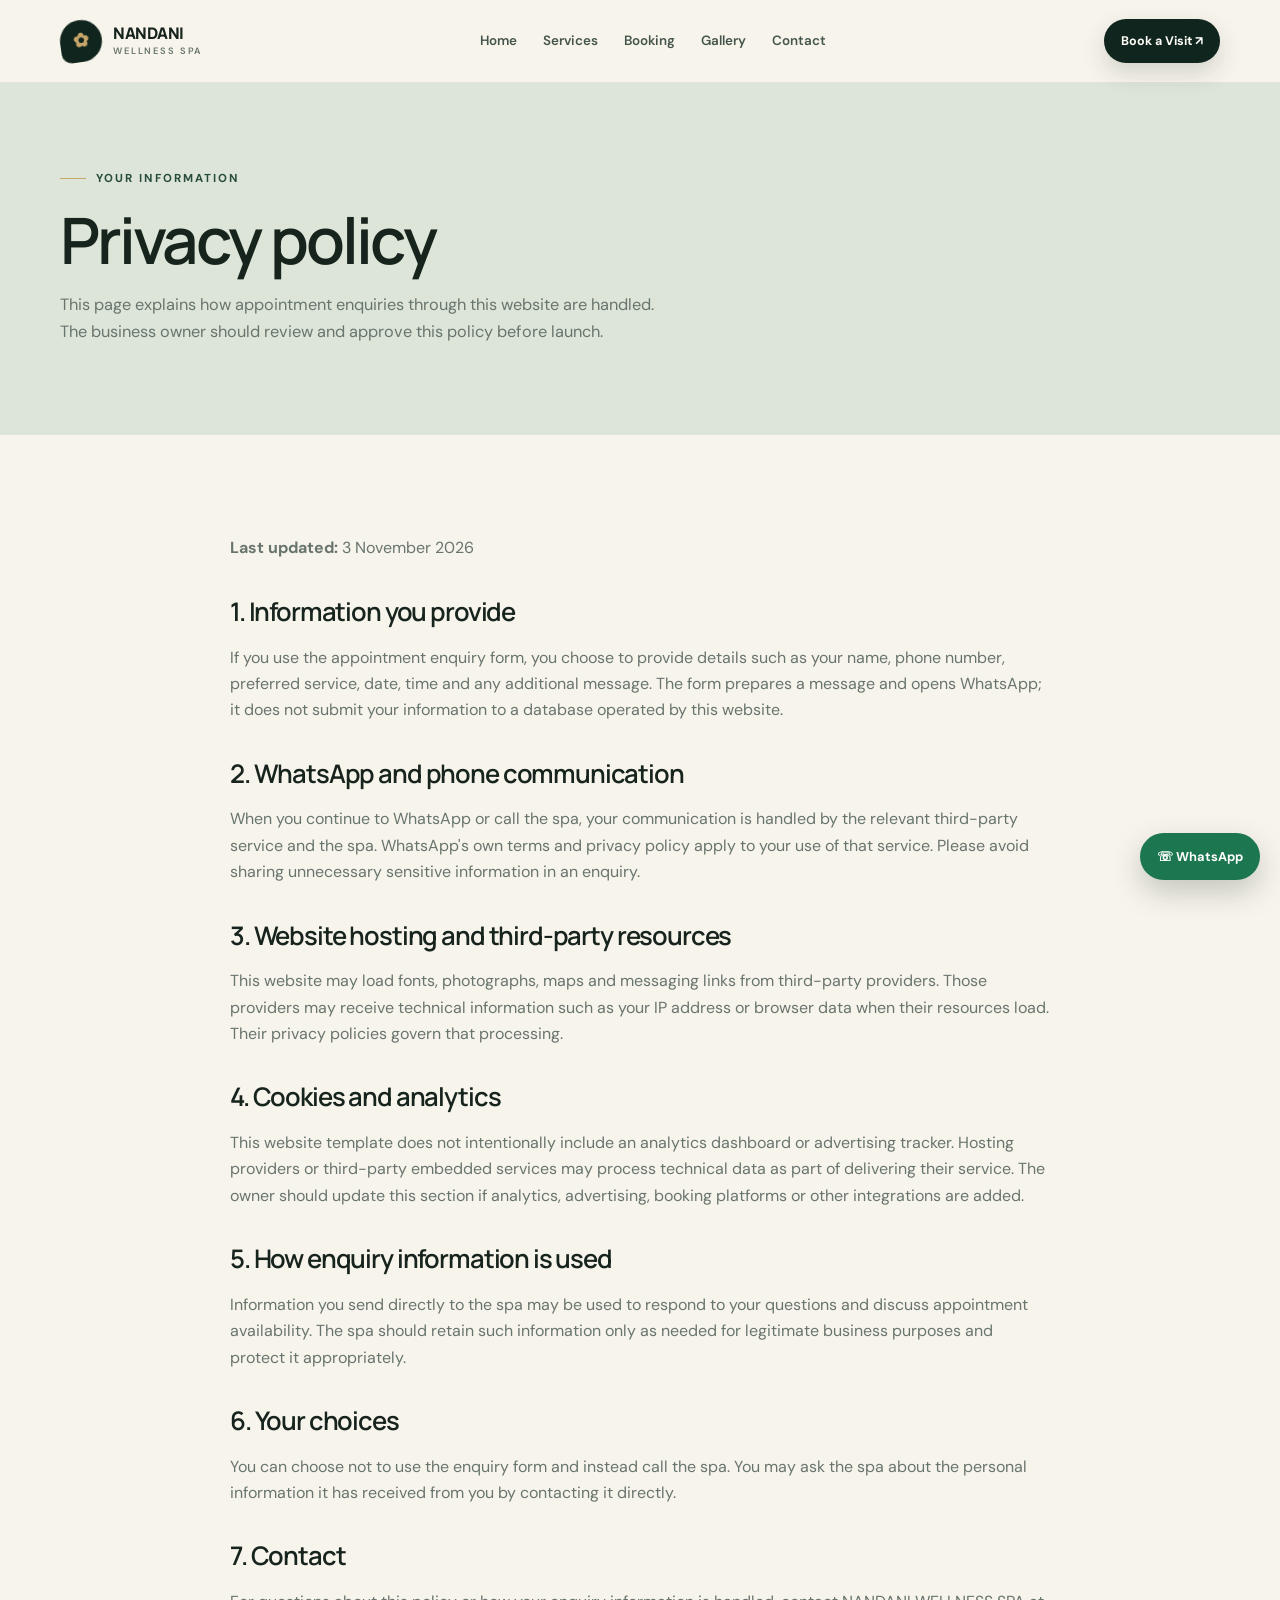
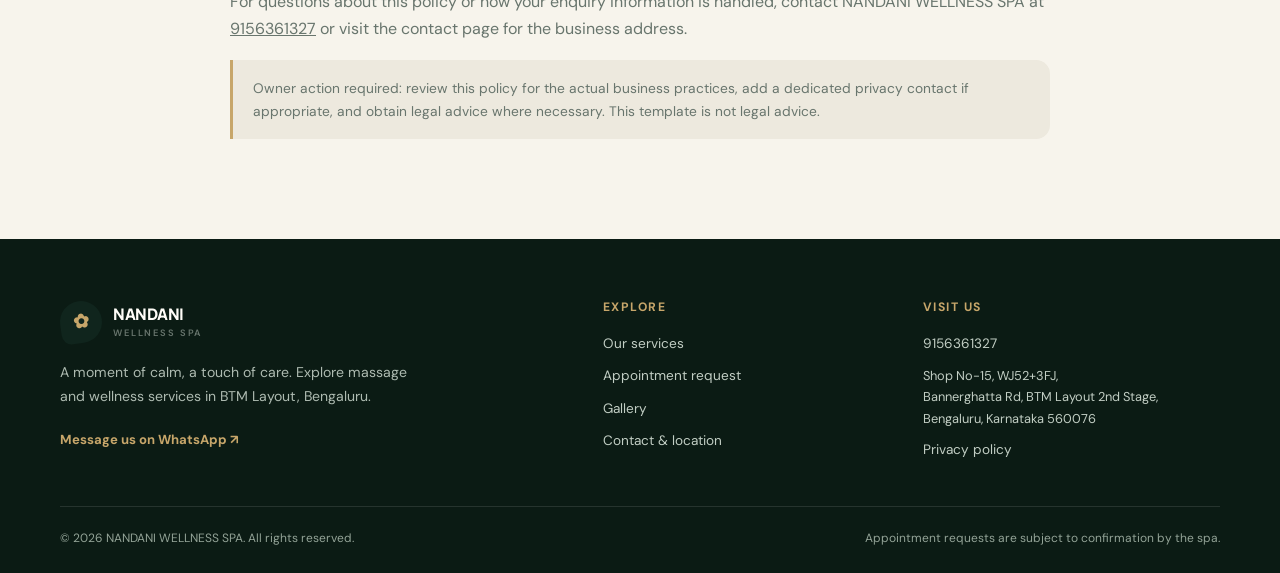
<file: privacy.html>
<!doctype html><html lang="en"><head><meta charset="utf-8"><meta name="viewport" content="width=device-width,initial-scale=1"><meta name="description" content="Privacy information for the NANDANI WELLNESS SPA website and appointment enquiries."><title>Privacy Policy | NANDANI WELLNESS SPA</title><link rel="stylesheet" href="css/styles.css"></head><body>
<header class="site-header"><div class="container nav-wrap"><a class="brand" href="index.html"><span class="brand-mark">✿</span><span>NANDANI<small>WELLNESS SPA</small></span></a><nav class="nav-links" aria-label="Main navigation"><a href="index.html">Home</a><a href="services.html">Services</a><a href="booking.html">Booking</a><a href="gallery.html">Gallery</a><a href="contact.html">Contact</a></nav><div class="nav-actions"><a class="btn btn-primary btn-sm" href="booking.html">Book a Visit ↗</a><button class="menu-toggle" aria-label="Open navigation menu" aria-expanded="false">☰</button></div></div></header>
<main><section class="page-hero"><div class="container"><span class="eyebrow">Your information</span><h1 style="max-width:800px">Privacy policy</h1><p>This page explains how appointment enquiries through this website are handled. The business owner should review and approve this policy before launch.</p></div></section><section class="section"><div class="container policy-content"><p><strong>Last updated:</strong> 3 November 2026</p><h2>1. Information you provide</h2><p>If you use the appointment enquiry form, you choose to provide details such as your name, phone number, preferred service, date, time and any additional message. The form prepares a message and opens WhatsApp; it does not submit your information to a database operated by this website.</p><h2>2. WhatsApp and phone communication</h2><p>When you continue to WhatsApp or call the spa, your communication is handled by the relevant third-party service and the spa. WhatsApp's own terms and privacy policy apply to your use of that service. Please avoid sharing unnecessary sensitive information in an enquiry.</p><h2>3. Website hosting and third-party resources</h2><p>This website may load fonts, photographs, maps and messaging links from third-party providers. Those providers may receive technical information such as your IP address or browser data when their resources load. Their privacy policies govern that processing.</p><h2>4. Cookies and analytics</h2><p>This website template does not intentionally include an analytics dashboard or advertising tracker. Hosting providers or third-party embedded services may process technical data as part of delivering their service. The owner should update this section if analytics, advertising, booking platforms or other integrations are added.</p><h2>5. How enquiry information is used</h2><p>Information you send directly to the spa may be used to respond to your questions and discuss appointment availability. The spa should retain such information only as needed for legitimate business purposes and protect it appropriately.</p><h2>6. Your choices</h2><p>You can choose not to use the enquiry form and instead call the spa. You may ask the spa about the personal information it has received from you by contacting it directly.</p><h2>7. Contact</h2><p>For questions about this policy or how your enquiry information is handled, contact NANDANI WELLNESS SPA at <a href="tel:9156361327"><u>9156361327</u></a> or visit the contact page for the business address.</p><div class="note-box">Owner action required: review this policy for the actual business practices, add a dedicated privacy contact if appropriate, and obtain legal advice where necessary. This template is not legal advice.</div></div></section></main><footer class="footer"><div class="container"><div class="footer-grid"><div><a class="brand" href="index.html"><span class="brand-mark">✿</span><span>NANDANI<small>WELLNESS SPA</small></span></a><p>A moment of calm, a touch of care. Explore massage and wellness services in BTM Layout, Bengaluru.</p><a class="text-link" href="https://wa.me/919156361327" target="_blank" rel="noopener">Message us on WhatsApp ↗</a></div><div><h4>Explore</h4><div class="footer-links"><a href="services.html">Our services</a><a href="booking.html">Appointment request</a><a href="gallery.html">Gallery</a><a href="contact.html">Contact &amp; location</a></div></div><div><h4>Visit us</h4><div class="footer-links"><a href="tel:9156361327">9156361327</a><span class="small" style="color:#c2cec4">Shop No-15, WJ52+3FJ,<br>Bannerghatta Rd, BTM Layout 2nd Stage,<br>Bengaluru, Karnataka 560076</span><a href="privacy.html">Privacy policy</a></div></div></div><div class="footer-bottom"><span>© <span data-year></span> NANDANI WELLNESS SPA. All rights reserved.</span><span>Appointment requests are subject to confirmation by the spa.</span></div></div></footer><a class="floating-wa" href="https://wa.me/919156361327?text=Hello%20NANDANI%20WELLNESS%20SPA%2C%20I%20would%20like%20to%20enquire%20about%20your%20services." target="_blank" rel="noopener" aria-label="Chat with NANDANI WELLNESS SPA on WhatsApp">☏ WhatsApp</a><script src="js/main.js"></script></body></html>
</file>
<file: css/styles.css>
@import url('https://fonts.googleapis.com/css2?family=DM+Sans:wght@400;500;600;700&family=Manrope:wght@400;500;600;700;800&display=swap');
:root{--ink:#17231d;--deep:#10251d;--green:#284c3b;--sage:#dce5d8;--cream:#f7f4ec;--paper:#fffdf8;--gold:#c7a66a;--muted:#68756d;--line:rgba(23,35,29,.13);--shadow:0 24px 70px rgba(16,37,29,.12);--radius:24px}*{box-sizing:border-box}html{scroll-behavior:smooth;scroll-padding-top:90px}body{margin:0;background:var(--cream);color:var(--ink);font-family:'DM Sans',sans-serif;line-height:1.65}body.menu-open{overflow:hidden}h1,h2,h3,h4,.brand,.serif{font-family:'Manrope',sans-serif;letter-spacing:-.045em;line-height:1.12}h1{font-size:clamp(2.8rem,6vw,5.7rem);font-weight:600;margin:18px 0 22px}h2{font-size:clamp(2.1rem,4vw,3.7rem);font-weight:600;margin:12px 0 18px}h3{font-size:1.45rem;font-weight:700;margin:0 0 10px}p{color:var(--muted);margin:0 0 18px}a{color:inherit;text-decoration:none}img{max-width:100%;display:block}button,input,select,textarea{font:inherit}.container{width:min(1160px,calc(100% - 44px));margin:auto}.eyebrow{display:inline-flex;align-items:center;gap:10px;color:var(--green);font-size:.72rem;font-weight:700;letter-spacing:.18em;text-transform:uppercase}.eyebrow:before{content:'';width:26px;height:1px;background:var(--gold)}.site-header{position:sticky;top:0;z-index:100;background:rgba(247,244,236,.9);backdrop-filter:blur(18px);border-bottom:1px solid rgba(23,35,29,.08)}.nav-wrap{height:82px;display:flex;align-items:center;justify-content:space-between;gap:24px}.brand{display:flex;align-items:center;gap:11px;font-size:1rem;font-weight:800;letter-spacing:-.03em}.brand-mark{width:42px;height:42px;border-radius:50% 50% 50% 10px;display:grid;place-items:center;background:var(--deep);color:var(--gold);font-size:1.2rem;transform:rotate(-8deg)}.brand small{display:block;font:600 .58rem 'DM Sans',sans-serif;letter-spacing:.2em;color:var(--muted);margin-top:3px}.nav-links{display:flex;align-items:center;gap:26px}.nav-links a{font-size:.84rem;font-weight:600;color:#46554b;transition:color .2s}.nav-links a:hover,.nav-links a.active{color:var(--green)}.nav-links a.active{position:relative}.nav-links a.active:after{content:'';position:absolute;left:0;right:0;bottom:-10px;height:2px;background:var(--gold)}.nav-actions{display:flex;align-items:center;gap:10px}.menu-toggle{display:none;border:1px solid var(--line);background:var(--paper);border-radius:50%;width:44px;height:44px;font-size:1.3rem;color:var(--ink)}.btn{display:inline-flex;align-items:center;justify-content:center;gap:10px;border:1px solid transparent;padding:14px 21px;border-radius:999px;font-size:.84rem;font-weight:700;cursor:pointer;transition:transform .25s,background .25s,box-shadow .25s}.btn:hover{transform:translateY(-3px)}.btn-primary{background:var(--deep);color:#fffdf8;box-shadow:0 10px 24px rgba(16,37,29,.16)}.btn-primary:hover{background:#1f4232}.btn-outline{border-color:rgba(23,35,29,.22);color:var(--ink);background:transparent}.btn-light{background:var(--paper);color:var(--deep)}.btn-gold{background:var(--gold);color:#18231c}.btn-sm{padding:11px 16px;font-size:.78rem}.hero{padding:58px 0 72px;overflow:hidden}.hero-grid{display:grid;grid-template-columns:1fr .92fr;gap:55px;align-items:center}.hero-copy{padding:24px 0}.hero h1 em{font-family:Georgia,serif;font-weight:400;color:var(--green)}.hero-copy>p{font-size:1.05rem;max-width:510px;line-height:1.85}.hero-actions{display:flex;gap:12px;flex-wrap:wrap;margin:28px 0 32px}.hero-meta{display:flex;gap:24px;flex-wrap:wrap;border-top:1px solid var(--line);padding-top:22px}.meta-item{display:flex;align-items:center;gap:9px;font-size:.78rem;color:var(--muted)}.meta-icon{width:34px;height:34px;border-radius:50%;background:#e5e9df;display:grid;place-items:center;color:var(--green)}.hero-visual{position:relative;min-height:570px}.hero-photo{position:absolute;inset:0 20px 28px 25px;border-radius:48% 48% 24px 24px;overflow:hidden;background:#d6d5c6;box-shadow:var(--shadow)}.hero-photo img{width:100%;height:100%;object-fit:cover;transition:transform 1s}.hero-visual:hover .hero-photo img{transform:scale(1.04)}.floating-note{position:absolute;left:0;bottom:0;background:var(--paper);border:1px solid rgba(255,255,255,.7);box-shadow:var(--shadow);padding:20px 22px;border-radius:18px;max-width:235px}.floating-note strong{display:block;font-family:'Manrope';font-size:1.02rem}.floating-note span{font-size:.76rem;color:var(--muted)}.round-seal{position:absolute;right:0;top:36px;width:112px;height:112px;border-radius:50%;background:var(--gold);color:var(--deep);display:grid;place-items:center;text-align:center;font-size:.7rem;font-weight:800;letter-spacing:.08em;line-height:1.4;transform:rotate(10deg);box-shadow:0 15px 35px #10251d25}.section{padding:100px 0}.section-tight{padding:70px 0}.section-head{max-width:680px;margin-bottom:42px}.section-head.center{text-align:center;margin-left:auto;margin-right:auto}.section-head.center .eyebrow{justify-content:center}.section-head p{max-width:590px}.section-head.center p{margin-left:auto;margin-right:auto}.intro-grid{display:grid;grid-template-columns:.9fr 1.1fr;gap:80px;align-items:center}.intro-photo{height:520px;position:relative;border-radius:24px;overflow:hidden;box-shadow:var(--shadow)}.intro-photo img{width:100%;height:100%;object-fit:cover}.intro-photo:after{content:'';position:absolute;inset:0;background:linear-gradient(0deg,#10251d55,transparent 50%)}.photo-caption{position:absolute;z-index:1;bottom:24px;left:24px;color:white;font-family:Georgia,serif;font-size:1.8rem}.intro-copy p{line-height:1.9}.mini-points{display:grid;grid-template-columns:1fr 1fr;gap:14px;margin:26px 0}.mini-point{padding:15px;border:1px solid var(--line);border-radius:15px;background:rgba(255,253,248,.56);font-weight:700;font-size:.83rem}.mini-point span{display:block;font-size:.72rem;font-weight:400;color:var(--muted);margin-top:4px}.services-section{background:var(--deep);color:var(--paper);position:relative;overflow:hidden}.services-section .eyebrow{color:#d8c59c}.services-section p{color:#b9c5bc}.services-grid{display:grid;grid-template-columns:repeat(3,1fr);gap:16px}.service-card{background:#1b382b;border:1px solid #ffffff14;border-radius:20px;padding:25px;min-height:228px;display:flex;flex-direction:column;transition:transform .3s,border-color .3s,background .3s}.service-card:hover{transform:translateY(-6px);border-color:#c7a66a88;background:#214332}.service-number{font-size:.72rem;color:var(--gold);letter-spacing:.14em;margin-bottom:25px}.service-card h3{font-size:1.2rem}.service-card p{font-size:.88rem;flex:1}.text-link{display:inline-flex;align-items:center;gap:8px;font-weight:700;font-size:.82rem;color:var(--gold)}.text-link:hover{gap:13px}.service-footnote{margin-top:22px;font-size:.8rem;color:#b9c5bc}.split-cta{display:grid;grid-template-columns:1fr 1fr;background:var(--sage);border-radius:28px;overflow:hidden;min-height:370px}.split-cta-copy{padding:clamp(30px,5vw,62px);align-self:center}.split-cta-image{min-height:300px}.split-cta-image img{width:100%;height:100%;object-fit:cover}.benefits{display:grid;grid-template-columns:repeat(3,1fr);gap:20px}.benefit{padding:28px 25px;border:1px solid var(--line);border-radius:20px;background:#fffdf880}.benefit-icon{width:46px;height:46px;border-radius:15px;background:var(--sage);display:grid;place-items:center;color:var(--green);font-size:1.2rem;margin-bottom:22px}.benefit p{font-size:.9rem;margin:0}.banner{background:var(--green);color:var(--paper);padding:62px 0}.banner-inner{display:flex;justify-content:space-between;align-items:center;gap:32px}.banner h2{font-size:clamp(2rem,3.8vw,3.2rem);margin:10px 0}.banner p{color:#d3ddd4;margin:0}.banner .eyebrow{color:#e4d2aa}.page-hero{padding:78px 0 72px;background:var(--sage);position:relative;overflow:hidden}.page-hero-grid{display:grid;grid-template-columns:1fr .6fr;align-items:center;gap:50px}.page-hero h1{font-size:clamp(2.7rem,5vw,4.8rem);margin:16px 0}.page-hero p{max-width:600px;font-size:1.02rem}.page-hero-art{height:260px;border-radius:50% 50% 20px 20px;overflow:hidden;box-shadow:var(--shadow)}.page-hero-art img{width:100%;height:100%;object-fit:cover}.service-list{display:grid;grid-template-columns:repeat(2,1fr);gap:18px}.service-detail{display:grid;grid-template-columns:100px 1fr;gap:20px;padding:27px;border:1px solid var(--line);background:var(--paper);border-radius:22px;transition:transform .25s,box-shadow .25s}.service-detail:hover{transform:translateY(-4px);box-shadow:var(--shadow)}.service-detail .service-number{font-size:.8rem;margin:5px 0;color:#997844}.service-detail p{font-size:.9rem}.service-detail .text-link{color:var(--green)}.note-box{border-left:3px solid var(--gold);padding:17px 20px;background:#ede9de;border-radius:0 14px 14px 0;font-size:.86rem;color:var(--muted)}.booking-layout{display:grid;grid-template-columns:.78fr 1.22fr;gap:45px;align-items:start}.booking-aside{background:var(--deep);color:white;border-radius:24px;padding:34px;position:sticky;top:110px}.booking-aside p{color:#c2cec4}.contact-line{display:flex;gap:12px;align-items:flex-start;margin-top:22px}.contact-line .meta-icon{flex-shrink:0;background:#294a39;color:var(--gold)}.contact-line strong{display:block;font-size:.9rem}.contact-line span{display:block;color:#c2cec4;font-size:.83rem;overflow-wrap:anywhere}.form-card{padding:clamp(24px,4vw,42px);background:var(--paper);border:1px solid var(--line);border-radius:24px;box-shadow:0 14px 50px #10251d08}.form-card h2{font-size:2.2rem}.form-grid{display:grid;grid-template-columns:1fr 1fr;gap:18px}.field{display:flex;flex-direction:column;gap:7px}.field.full{grid-column:1/-1}.field label{font-size:.78rem;font-weight:700}.field input,.field select,.field textarea{width:100%;border:1px solid #d9ded5;background:#fffefb;border-radius:12px;padding:14px 15px;outline:none;color:var(--ink);transition:border .2s,box-shadow .2s}.field input:focus,.field select:focus,.field textarea:focus{border-color:var(--green);box-shadow:0 0 0 3px #284c3b14}.field textarea{min-height:115px;resize:vertical}.form-help{font-size:.76rem;margin-top:12px}.form-message{display:none;margin-top:15px;padding:13px;border-radius:12px;background:var(--sage);font-size:.85rem;color:var(--deep)}.form-message.show{display:block}.gallery-grid{display:grid;grid-template-columns:repeat(3,1fr);gap:16px}.gallery-item{position:relative;border:0;padding:0;overflow:hidden;border-radius:20px;background:#d6d5c6;cursor:zoom-in;aspect-ratio:4/4.8}.gallery-item:nth-child(2),.gallery-item:nth-child(5){aspect-ratio:4/5.6}.gallery-item img{width:100%;height:100%;object-fit:cover;transition:transform .6s}.gallery-item:hover img{transform:scale(1.06)}.gallery-item:after{content:'↗';position:absolute;right:14px;bottom:14px;width:38px;height:38px;border-radius:50%;display:grid;place-items:center;background:#fffdf0e8;color:var(--deep);font-size:1.1rem;opacity:0;transform:translateY(5px);transition:.25s}.gallery-item:hover:after{opacity:1;transform:none}.gallery-caption{font-size:.82rem;color:var(--muted);margin-top:20px}.lightbox{position:fixed;inset:0;z-index:300;background:#09130ef2;display:none;align-items:center;justify-content:center;padding:30px}.lightbox.open{display:flex}.lightbox img{max-width:min(100%,1000px);max-height:82vh;border-radius:14px;object-fit:contain}.lightbox-close{position:absolute;top:20px;right:22px;width:46px;height:46px;border:1px solid #ffffff55;border-radius:50%;background:#ffffff12;color:white;font-size:1.5rem;cursor:pointer}.contact-layout{display:grid;grid-template-columns:.9fr 1.1fr;gap:30px}.contact-card{padding:32px;border:1px solid var(--line);border-radius:22px;background:var(--paper)}.map-frame{width:100%;height:100%;min-height:410px;border:0;border-radius:22px;filter:saturate(.75)}.contact-actions{display:flex;flex-wrap:wrap;gap:10px;margin-top:25px}.policy-content{max-width:820px}.policy-content h2{font-size:1.6rem;margin-top:36px}.policy-content p,.policy-content li{color:var(--muted)}.footer{background:#0b1b14;color:#fffdf8;padding:62px 0 24px}.footer-grid{display:grid;grid-template-columns:1.3fr .7fr .8fr;gap:60px;padding-bottom:45px}.footer .brand{color:#fffdf8}.footer p{color:#aebbb1;max-width:350px;font-size:.88rem;margin-top:18px}.footer h4{font-family:'DM Sans';font-size:.76rem;letter-spacing:.12em;text-transform:uppercase;color:var(--gold);margin:0 0 18px}.footer-links{display:grid;gap:10px}.footer-links a{font-size:.85rem;color:#c2cec4}.footer-links a:hover{color:var(--gold)}.footer-bottom{display:flex;justify-content:space-between;gap:18px;flex-wrap:wrap;border-top:1px solid #ffffff1c;padding-top:22px;color:#93a397;font-size:.75rem}.floating-wa{position:fixed;right:20px;bottom:20px;z-index:90;background:#1c7650;color:white;border-radius:999px;padding:13px 17px;box-shadow:0 12px 30px #10251d38;display:flex;align-items:center;gap:8px;font-size:.8rem;font-weight:700}.floating-wa:hover{transform:translateY(-3px)}.reveal{opacity:0;transform:translateY(18px);transition:opacity .7s,transform .7s}.reveal.visible{opacity:1;transform:none}.empty-state{padding:35px;background:var(--sage);border-radius:18px;color:var(--green)}.small{font-size:.8rem}.muted{color:var(--muted)}
@media(max-width:960px){.nav-links{gap:16px}.nav-actions .btn{padding:12px 15px}.hero-grid{gap:28px}.hero-visual{min-height:490px}.intro-grid{gap:40px}.services-grid{grid-template-columns:repeat(2,1fr)}.footer-grid{gap:32px}.booking-layout{gap:25px}.page-hero-grid{grid-template-columns:1fr .5fr}}
@media(max-width:760px){.container{width:min(100% - 32px,600px)}.nav-wrap{height:72px}.menu-toggle{display:block}.nav-actions .btn{display:none}.nav-links{position:fixed;top:72px;left:0;right:0;background:var(--cream);border-bottom:1px solid var(--line);padding:22px 24px 28px;display:none;flex-direction:column;align-items:stretch;gap:0;box-shadow:0 18px 30px #10251d12}.nav-links.open{display:flex}.nav-links a{padding:13px 0;border-bottom:1px solid var(--line);font-size:.95rem}.nav-links a.active:after{display:none}.hero{padding:28px 0 55px}.hero-grid,.intro-grid,.page-hero-grid,.booking-layout,.contact-layout{grid-template-columns:1fr}.hero-copy{padding:12px 0 0}.hero h1{font-size:clamp(2.7rem,12vw,4.2rem)}.hero-visual{min-height:460px;margin:0 5px}.hero-photo{inset:0 15px 24px 15px}.round-seal{width:88px;height:88px;font-size:.58rem;right:-3px;top:24px}.floating-note{max-width:210px;padding:16px}.section{padding:70px 0}.section-tight{padding:52px 0}.intro-photo{height:390px;order:2}.intro-copy{order:1}.services-grid{grid-template-columns:1fr}.service-card{min-height:190px}.service-number{margin-bottom:16px}.split-cta{grid-template-columns:1fr}.split-cta-image{min-height:260px;order:-1}.benefits{grid-template-columns:1fr}.banner-inner{align-items:flex-start;flex-direction:column}.page-hero{padding:52px 0}.page-hero-art{height:240px;max-width:420px;width:100%;margin:0 auto}.service-list{grid-template-columns:1fr}.service-detail{grid-template-columns:55px 1fr;padding:22px}.booking-aside{position:static}.form-grid{grid-template-columns:1fr}.field.full{grid-column:auto}.gallery-grid{grid-template-columns:repeat(2,1fr);gap:10px}.gallery-item{border-radius:14px}.gallery-item:nth-child(2),.gallery-item:nth-child(5){aspect-ratio:4/4.8}.contact-layout{gap:18px}.map-frame{min-height:320px}.footer-grid{grid-template-columns:1fr 1fr;gap:32px}.footer-grid>div:first-child{grid-column:1/-1}.footer-bottom{flex-direction:column}.floating-wa{right:12px;bottom:12px;padding:12px 15px}.mini-points{grid-template-columns:1fr 1fr}}
@media(max-width:400px){.hero-actions .btn{width:100%}.hero-meta{gap:12px}.meta-item{font-size:.72rem}.gallery-grid{grid-template-columns:1fr 1fr}.footer-grid{grid-template-columns:1fr}.footer-grid>div:first-child{grid-column:auto}.mini-points{grid-template-columns:1fr}.service-detail{grid-template-columns:1fr;gap:8px}.service-detail .service-number{margin:0}}
@media(prefers-reduced-motion:reduce){*,*:before,*:after{scroll-behavior:auto!important;animation-duration:.01ms!important;transition-duration:.01ms!important}.reveal{opacity:1;transform:none}}
</file>
